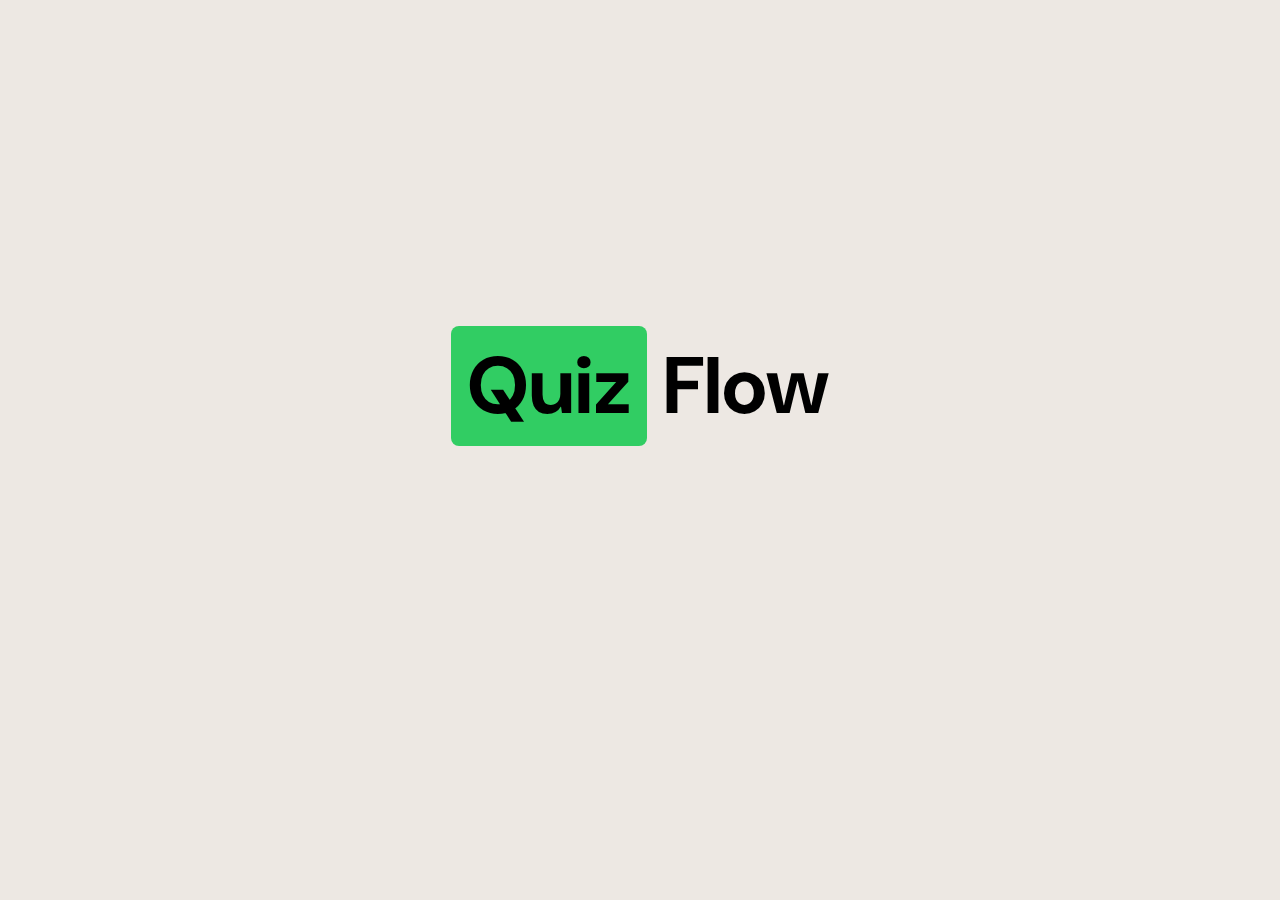
<file: index.html>
<!DOCTYPE html>
<html lang="pt-br">

<head>
    <meta charset="UTF-8">
    <meta name="viewport" content="width=device-width, initial-scale=1.0">
    <title>Quiz</title>
    <script src="./js/setTemas.js" defer type="module"></script>
    <link rel="stylesheet" href="./css/inicio.css">
</head>

<body class="inicio">
    <h1><span class="efeito">Quiz</span> Flow</h1>

    <div class="sep"></div>

    <div class="opcoes"></div>
</body>

</html>
</file>
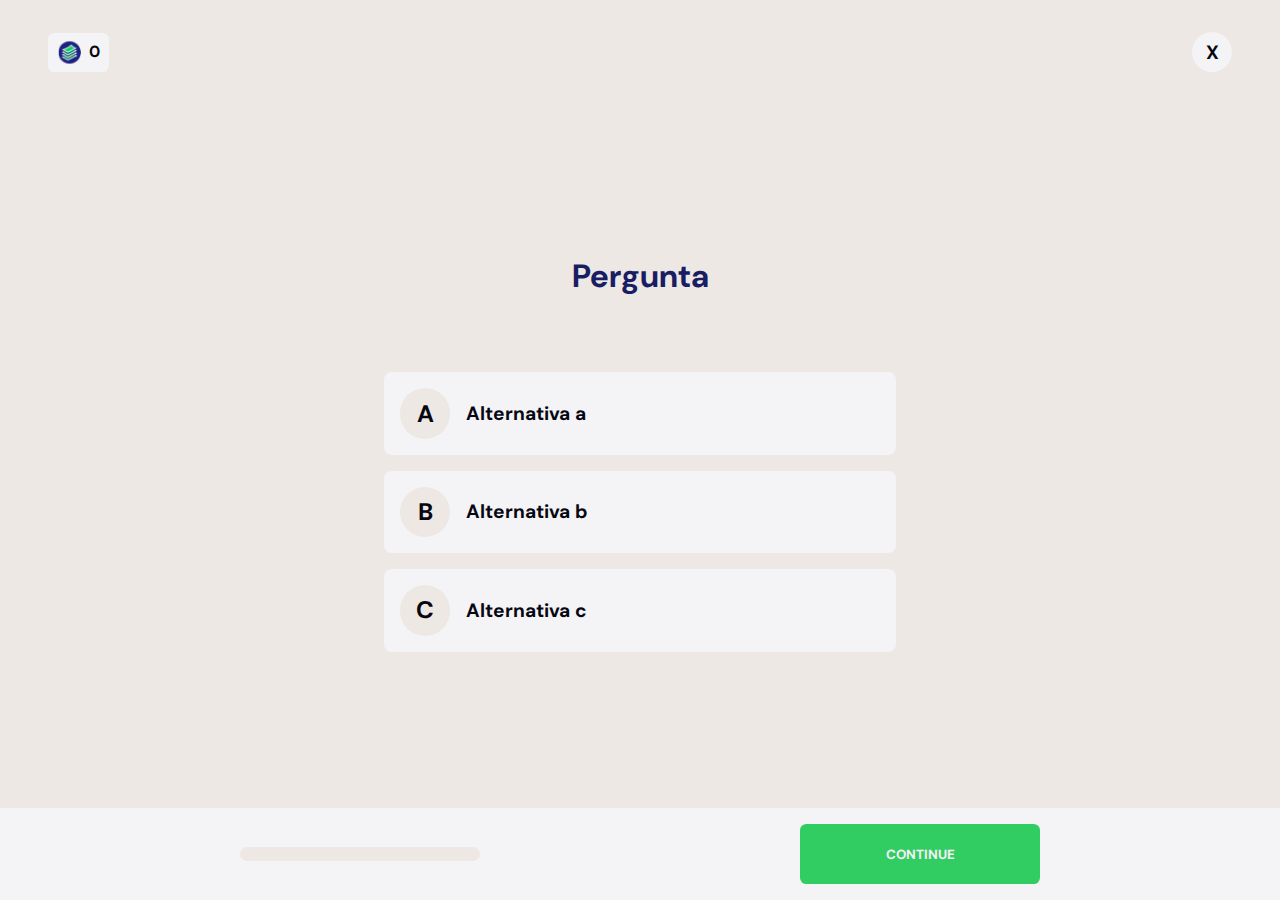
<file: quiz.html>
<!DOCTYPE html>
<html lang="pt-br">

<head>
    <meta charset="UTF-8">
    <meta name="viewport" content="width=device-width, initial-scale=1.0">
    <title>Quiz</title>
    <link rel="stylesheet" href="./css/quiz.css">
    <script src="./js/setPerguntas.js" defer type="module"></script>
</head>

<body class="principal">

    <header>
        <div class="score">
            <img src="./assets/image 3.svg" alt="">
            <p class="pontos">0</p>
        </div>

        <h2 class="tema-quiz"></h2>

        <button type="button" class="close__button">X</button>
    </header>

    <div class="progresso-mobile">
        <progress id="progress-bar" value="" max=""></progress>
        <p id="status-questoes"></p>
    </div>

    <main class="quiz">
        <h1 class="pergunta">Pergunta</h1>

        <div class="alternativas">
            <div class="alternativa alternativa-a">
                <p class="letra-alternativa">A</p>
                <p class="texto-alternativa a">Alternativa a</p>
            </div>

            <div class="alternativa alternativa-a">
                <p class="letra-alternativa">B</p>
                <p class="texto-alternativa b">Alternativa b</p>
            </div>

            <div class="alternativa alternativa-a">
                <p class="letra-alternativa">C</p>
                <p class="texto-alternativa c">Alternativa c</p>
            </div>
        </div>
    </main>

    <footer>
        <div class="progresso">
            <progress id="progress-bar" value="" max=""></progress>
            <p id="status-questoes"></p>
        </div>

        <button type="button" class="continuar__button">CONTINUE</button>
    </footer>

</body>

</html>
</file>
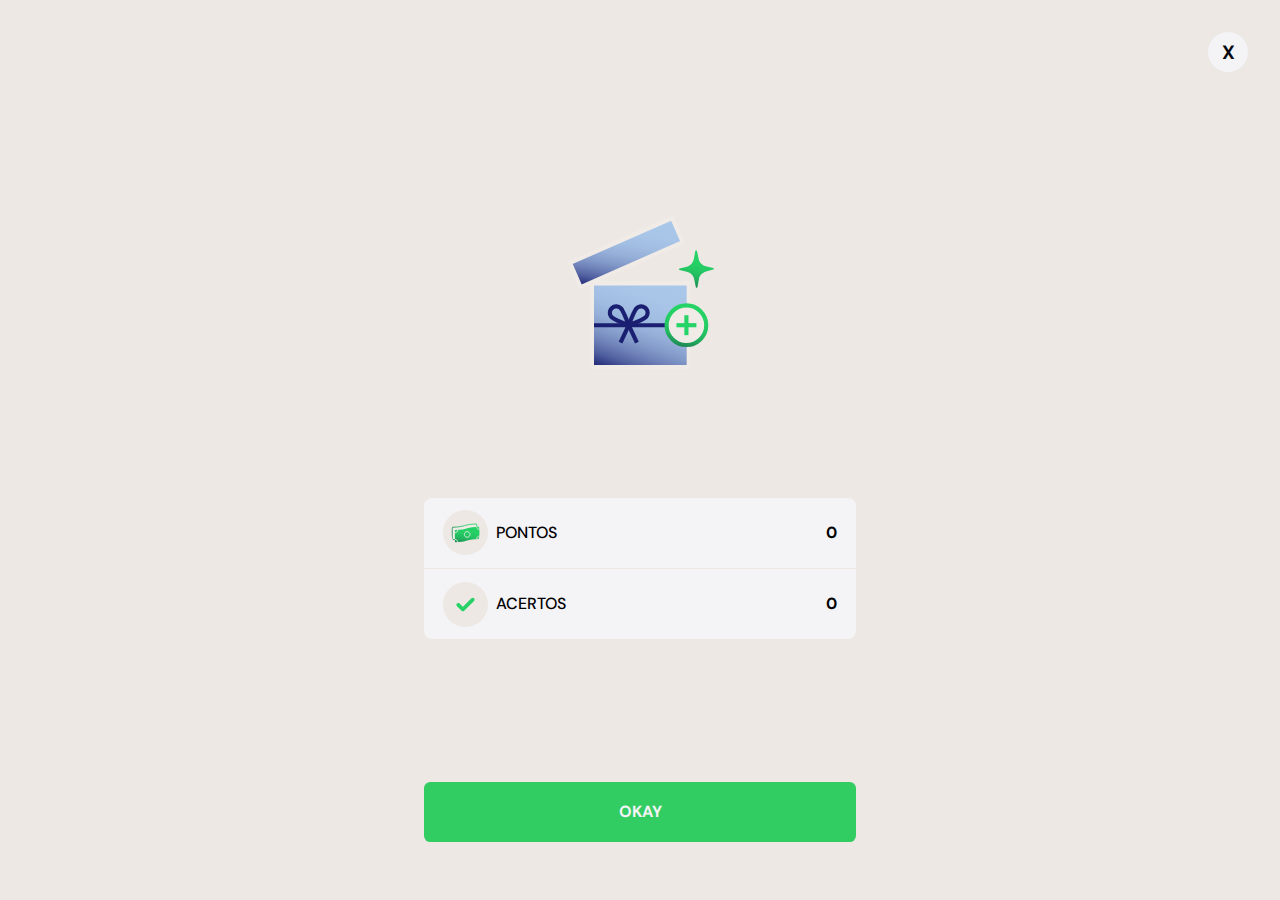
<file: results.html>
<!DOCTYPE html>
<html lang="pt-br">

<head>
    <meta charset="UTF-8">
    <meta name="viewport" content="width=device-width, initial-scale=1.0">
    <title>Quiz</title>
    <link rel="stylesheet" href="./css/results.css">
    <script src="./js/results.js" defer></script>
</head>

<body class="results">

    <footer>
        <button type="button" class="close__button">X</button>
    </footer>

    <main>

        <img src="./assets/Layer 1.svg" alt="box">

        <h2 class="tema-quiz"></h2>

        <div class="resultados">
            <div class="score-div">
                <img src="./assets/Layer 2.svg" alt="">
                <p class="score-frase">PONTOS</p>
                <p class="score-total">0</p>
            </div>

            <div class="separator"></div>

            <div class="score-div"> 
                <img src="./assets/Group 1.svg" alt="">
                <p class="score-frase">ACERTOS</p>
                <p class="acertou-total">0</p>
            </div>
        </div>

    </main>

    <footer>
        <a href="./index.html" class="okay__button">OKAY</a>
    </footer>

</body>

</html>
</file>
<file: css/inicio.css>
@import url(./styles.css);

h1 {
    font-size: 5rem;
    font-weight: bold;
}

.inicio {
    display: flex;
    flex-direction: column;
    align-items: center;
    justify-content: center;
    gap: 4rem;
    height: 100vh;
    font-family: var(--font);
    background-color: var(--bg);
}

span {
    background-color: var(--accent);
    border-radius: .5rem;
    padding: .5rem 1rem;
}

.opcoes {
    display: flex;
    flex-direction: column;
    gap: 2rem;
}

.opcoes button {
    background-color: var(--white);
    width: 20.9rem;
    height: 3.75rem;
    display: flex;
    justify-content: center;
    align-items: center;
    border-radius: .5rem;
    cursor: pointer;
    font-weight: bold;
    color: var(--fg);
    font-size: 1.3rem;
    border: none;

    &:hover {
        background-color: #ffffffb0;
    }
}

@media screen and (max-width: 430px) {
    .opcoes button {
        width: 22rem;
        height: 4rem;
    }
}

@media screen and (max-width: 393px) {
    h1 {
        font-size: 4.5rem;
    }
}

@media screen and (max-width: 375px) {
    h1 {
        font-size: 4rem;
    }

    .opcoes button {
        width: 18rem;
        height: 4rem;
    }
}
</file>
<file: css/quiz.css>
@import url(./styles.css);

.principal {
    background-color: var(--bg);
    display: flex;
    flex-direction: column;
    height: 100vh;
    font-family: var(--font);
    color: var(--fg);
}


.alternativas {
    display: flex;
    flex-direction: column;
    gap: 1rem;
}

.alternativa {
    display: flex;
    background-color: var(--white);
    padding: 1rem;
    border-radius: .5rem;
    width: 30rem;
    gap: 1rem;
    cursor: pointer;
    font-size: 1.2rem;
    
}


.correto {
    background-color: var(--accent-dim);
    color: var(--white);
}

.errado {
    background-color: var(--red);
    color: var(--red);
}

.errado .texto-alternativa {
    color: var(--bg);
}

h1 {
    color: var(--blue);
    font-weight: bold;
    font-size: 2rem;
}

.letra-alternativa,
.sinal-correto-div {
    font-size: 1.5rem;
    font-weight: bold;
    background-color: var(--bg);
    border-radius: 100%;
    display: flex;
    justify-content: center;
    align-items: center;
    width: 3.15rem;
    height: 3.15rem;
}


.sinal-correto {
    width: 2.18rem;
    height: 2.18rem;
}

.texto-alternativa {
    display: flex;
    align-items: center;
    font-weight: bold;
    color: var(--fg);
}

.quiz {
    flex: 1;
    display: flex;
    flex-direction: column;
    justify-content: center;
    align-items: center;
    height: 100vh;
    gap: 5rem;
}

footer {
    padding: 1rem;
    display: flex;
    justify-content: space-evenly;
    align-items: center;
    background-color: var(--white);
}

.continuar__button {
    border: none;
    background-color: var(--accent);
    font-weight: bold;
    border-radius: .4rem;
    width: 15rem;
    height: 3.75rem;
    color: var(--white);
    cursor: pointer;

    &:disabled {
        background-color: var(--gray-plus);
    }
}

header {
    display: flex;
    justify-content: space-between;
    align-items: center;
    padding: 2rem 3rem;
}

.tema-quiz {
    flex-grow: 1;
    text-align: center;
    margin: 0 auto;
    font-size: 1.5rem;
    font-weight: bold;
}

.score {
    background-color: var(--white);
    display: flex;
    gap: .5rem;
    align-items: center;
    padding: .5rem .6rem;
    border-radius: .4rem;
    font-weight: bold;
}

.close__button {
    border: none;
    background-color: var(--white);
    font-weight: bold;
    font-size: 1.2rem;
    width: 2.5rem;
    height: 2.5rem;
    border-radius: 100%;
    cursor: pointer;
    color: var(--fg);
    display: flex;
    justify-content: center;
    align-items: center;
}

.progresso {
    display: flex;
    gap: 1rem;
    align-items: center;

    progress {
        appearance: none;
        width: 15rem;
        height: 0.93rem;
    }

    progress::-webkit-progress-bar {
        background-color: var(--bg);
        border-radius: .5rem;
        overflow: hidden;
    }

    progress::-webkit-progress-value {
        background-color: var(--accent);
        border-radius: .5rem;
    }
}

#status-questoes {
    color: var(--gray-dim);
    font-weight: bold;
    width: 5rem;
}

.progresso-mobile {
    display: none;
}

@media screen and (max-width: 430px) {
    header {
        padding: 0;
    }

    .principal {
        padding: 2rem;
        gap: 2.5rem;
        height: 90vh;
    }

    .tema-quiz {
        max-width: 12.5rem;
        margin: 0;
    }

    .quiz {
        flex: 0;
        gap: 0;
        justify-content: start;
    }

    .pergunta {
        height: 12rem;
    }

    .alternativas {
        gap: 2rem;
    }

    .alternativa {
        width: 22rem;
    }

    .progresso {
        display: none;
    }

    .progresso-mobile {
        display: flex;
        gap: 0;
        align-items: center;

        progress {
            appearance: none;
            width: 100%;
            height: 0.93rem;
        }

        progress::-webkit-progress-bar {
            background-color: var(--white);
            border-radius: .5rem;
            overflow: hidden;
        }

        progress::-webkit-progress-value {
            background-color: var(--accent);
            border-radius: .5rem;
        }
    }

    #status-questoes {
        width: 3rem;
        text-align: end;
    }

    footer {
        background-color: transparent;
        margin-top: auto;
        padding: 0;
    }

    .continuar__button {
        width: 22.8rem;
        font-size: 1rem;
    }
}

@media screen and (max-width: 393px) {
    .alternativa {
        width: 19rem;
    }
}

@media screen and (max-width: 375px) {
    header {
        padding: 0;
    }

    .principal {
        padding: 1rem;
        gap: 1rem;
        height: 90vh;
    }

    .tema-quiz {
        margin: 0;
    }

    .quiz {
        flex: 0;
        gap: 0;
        justify-content: start;
    }

    .pergunta {
        height: 12.5rem;
        font-size: 1.75rem;
    }

    .alternativas {
        gap: 1.5rem;
    }

    .alternativa {
        width: 18rem;
    }

    .letra-alternativa,
    .sinal-correto-div {
        font-size: 1.5rem;
        width: 2.5rem;
        height: 2.5rem;
    }

    .progresso {
        display: none;
    }

    .progresso-mobile {
        display: flex;
        gap: 0;
        align-items: center;

        progress {
            appearance: none;
            width: 100%;
            height: 0.93rem;
        }

        progress::-webkit-progress-bar {
            background-color: var(--white);
            border-radius: .5rem;
            overflow: hidden;
        }

        progress::-webkit-progress-value {
            background-color: var(--accent);
            border-radius: .5rem;
        }
    }

    #status-questoes {
        width: 3rem;
        text-align: end;
    }

    footer {
        background-color: transparent;
        padding: 0;
    }

    .continuar__button {
        width: 20rem;
        font-size: 1rem;
    }
}
</file>
<file: css/results.css>
@import url(./styles.css);

.results {
    display: flex;
    flex-direction: column;
    height: 90vh;
    background-color: var(--bg);
    padding: 2rem;
    font-family: var(--font);
}

main {
    flex: 1;
    display: flex;
    flex-direction: column;
    justify-content: center;
    gap: 4rem;
    align-items: center;
}

.resultados {
    background-color: var(--white);
    border-radius: .5rem;
    width: 27rem;
}

.tema-quiz {
    font-size: 1.5rem;
    font-weight: bold;
    color: var(--blue);
}

.score-div {
    display: flex;
    align-items: center;
    justify-content: space-between;
    padding: .8rem 1.2rem;
    gap: .5rem;
}

.score-div img {
    border-radius: 100%;
    background-color: var(--bg);
    width: 1.8rem;
    height: 1.8rem;
    padding: .5rem;
}

.score-frase {
    margin: 0 auto 0 0;
    font-weight: 500;
}

.score-total,
.acertou-total {
    font-weight: bold;
}

.separator {
    height: 1px;
    background-color: var(--bg);
}

footer {
    display: flex;
    justify-content: center;
}

.okay__button {
    background-color: var(--accent);
    font-weight: bold;
    border-radius: .4rem;
    width: 27rem;
    height: 3.75rem;
    color: var(--white);
    display: flex;
    align-items: center;
    justify-content: center;
    text-decoration: none;
}

.close__button {
    border: none;
    background-color: var(--white);
    font-weight: bold;
    font-size: 1.2rem;
    width: 2.5rem;
    height: 2.5rem;
    border-radius: 100%;
    cursor: pointer;
    margin-left: auto;
    display: flex;
    align-items: center;
    color: var(--fg);
    justify-content: center;
}

header {
    display: flex;

}

@media screen and (max-width: 430px) {

    .tema-quiz {
        text-align: center;
    }

    .results {
        height: 90vh;
    }

    .resultados {
        width: 22.8rem;
    }

    .okay__button {
        width: 22.8rem;
    }
}

@media screen and (max-width: 393px) {
    .resultados, .okay__button {
        width: 22rem;
    }
}

@media screen and (max-width: 375px) {

    .resultados, .okay__button {
        width: 20rem;
    }

    main {
        gap: 2rem;
    }

    .results {
        height: 94vh;
        padding: 1rem 1rem 0;
    }

}
</file>
